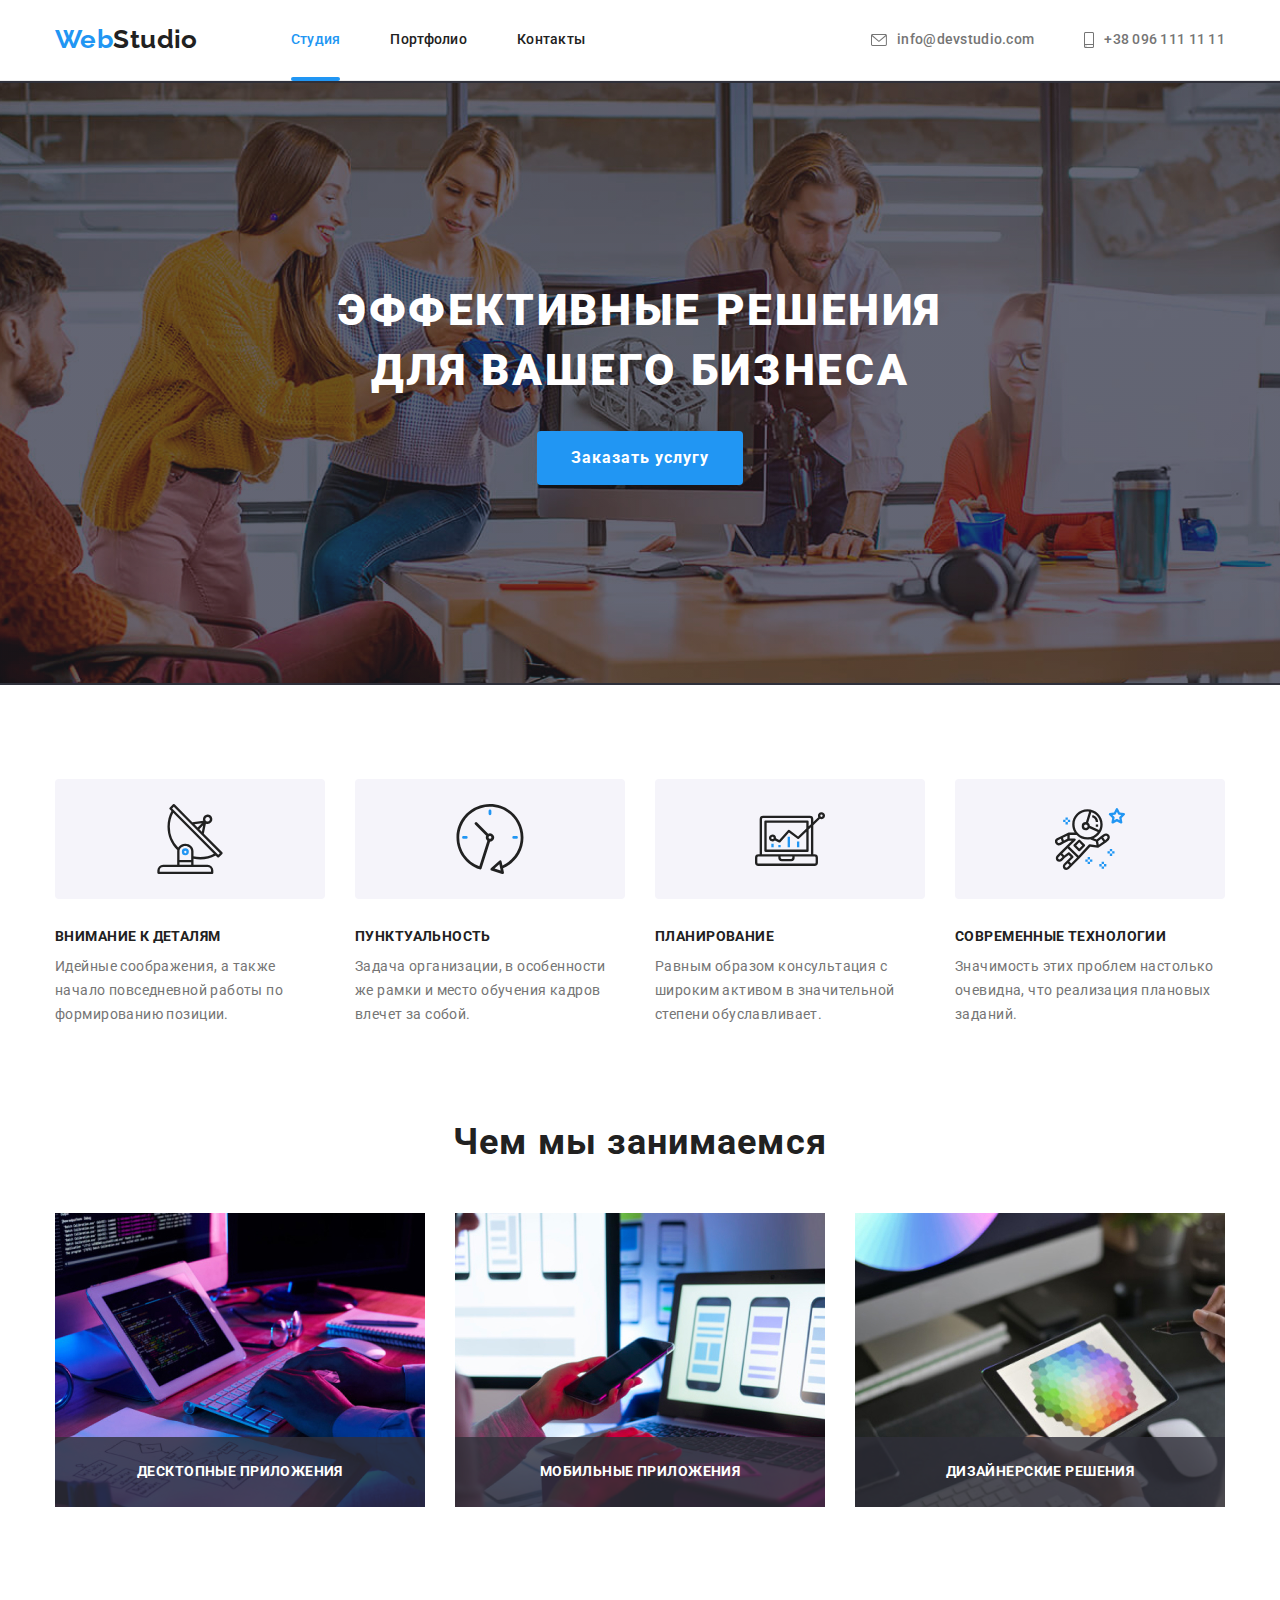
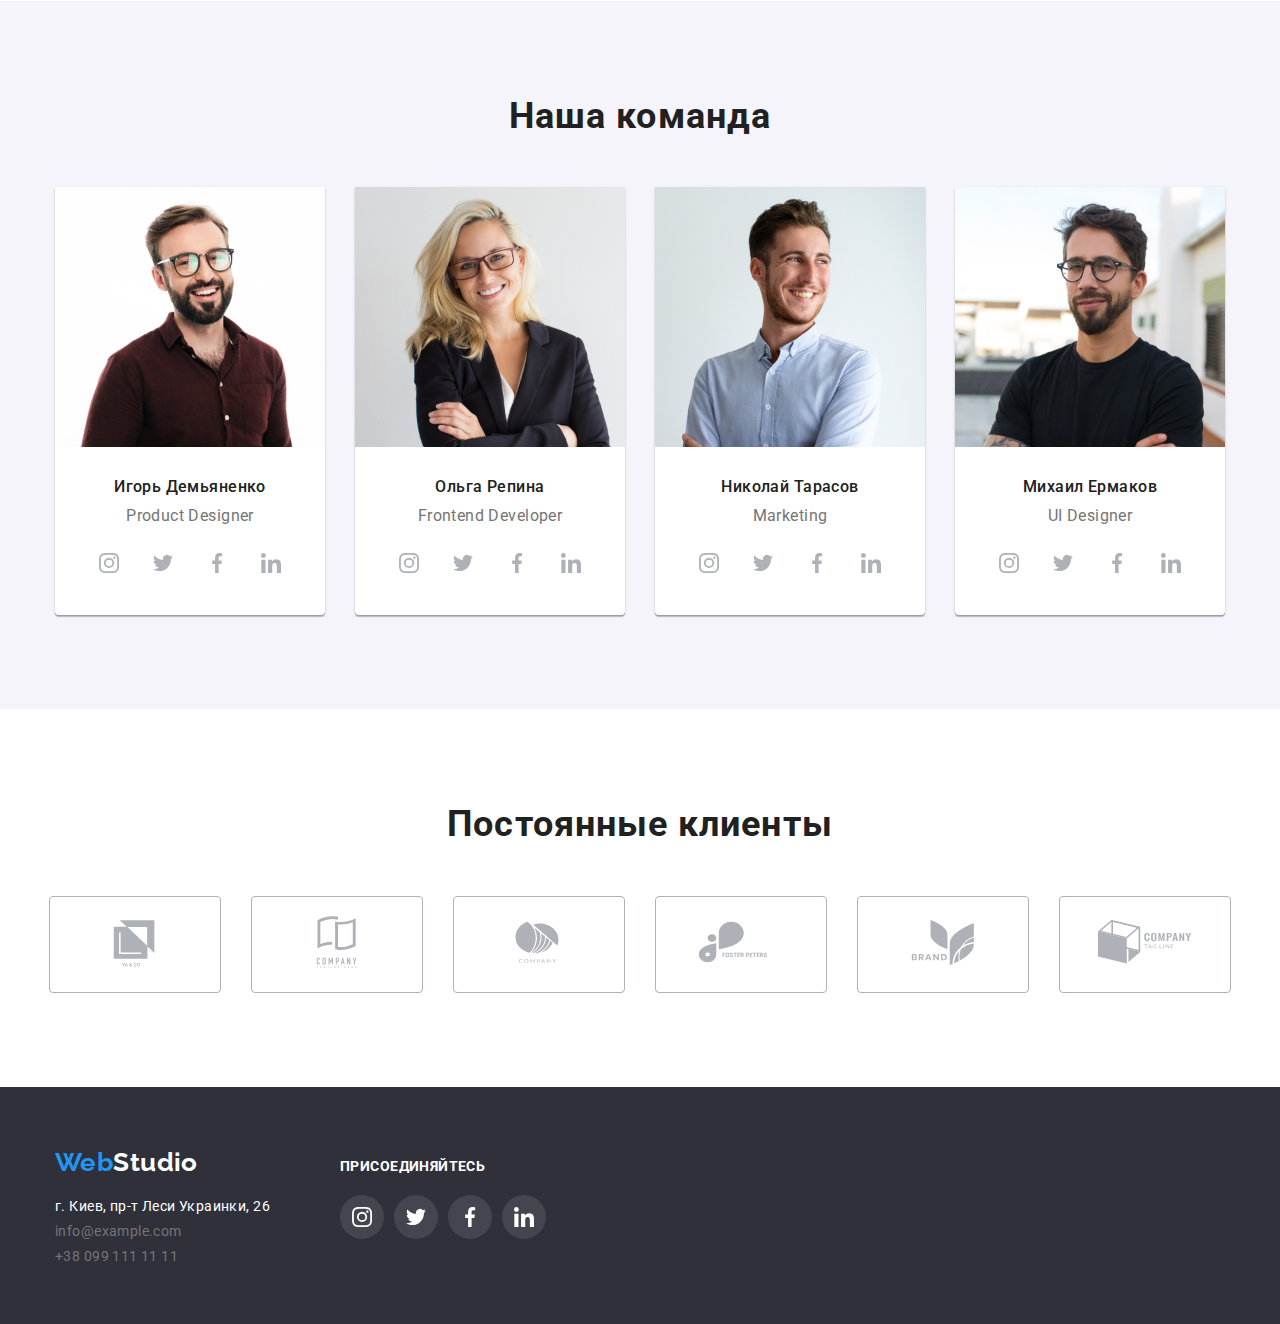
<file: index.html>
<!DOCTYPE html>
<html lang="ru">
  <head>
    <meta charset="UTF-8" />
    <meta http-equiv="X-UA-Compatible" content="IE=edge" />
    <meta name="viewport" content="width=device-width, initial-scale=1.0" />
    <title>WebStudio</title>
    <link href="https://fonts.googleapis.com/css2?family=Raleway:wght@700&family=Roboto:wght@400;500;700;900&display=swap" rel="stylesheet">
    <link rel="stylesheet" href="https://cdnjs.cloudflare.com/ajax/libs/modern-normalize/1.1.0/modern-normalize.min.css">
    <link rel="stylesheet" href="./css/styles.css"/>
  </head>
  <body>
   <header class="page-header">
    <div class="container main-nav">
      <nav class="nav">
        <a href="#" class="logo first">Web<span class="logo-black">Studio</span></a>
        <ul class="site-nav">
          <li class="item"><a href="#" class="link current">Студия</a></li>
          <li class="item"><a href="./portfolio.html">Портфолио</a></li>
          <li class="item"><a href="#">Контакты</a></li>
        </ul>
      </nav>
      <ul class="auth-nav">
        <li class="item"><a href="email:info@devstudio.com" class="auth-nav-mail">
          <svg class="item-icon" width="16" height="12">
            <use href="./img/icons.svg#icon-envelope" class="email"></use>
          </svg>
          info@devstudio.com</a>
        </li>
        <li class="item"><a href="tel:380961111111" class="auth-nav-mail">
          <svg class="item-icon" width="10" height="16">
            <use href="./img/icons.svg#icon-smartphone" class="email"></use>
          </svg>
          +38 096 111 11 11</a>
       </li>
      </ul>
    </div>
   </header>
   <main>
      <section class="hero">
       <div class="container">
         <h1 class="hero-title">Эффективные решения <br> для вашего бизнеса</h1>
         <button class="button-primary" type="button" data-modal-open>Заказать услугу</button>
       </div>
     </section>
      <section class="section firm">
        <div class="container">
          <h2 class="section-title name">Преимущества</h2>
          <ul class="features">
            <li class="title-list">
              <div class="icons">
                <svg class="icon-list">
                  <use href="./img/icons.svg#icon-antenna"  width="70" height="70"></use>
                </svg>
              </div>
              <h3 class="title">Внимание к деталям</h3>
              <p class="text">
                Идейные соображения, а также начало повседневной работы по
                формированию позиции.
              </p>
            </li>
            <li class="title-list">
              <div class="icons">
                <svg class="icon-list">
                  <use href="./img/icons.svg#icon-clock"  width="70" height="70"></use>
                </svg>
              </div>
              <h3 class="title">Пунктуальность</h3>
              <p class="text">
                Задача организации, в особенности же рамки и место обучения кадров
                влечет за собой.
              </p>
            </li>
            <li class="title-list">
              <div class="icons">
                  <svg class="icon-list">
                    <use href="./img/icons.svg#icon-diagram" width="70" height="70"></use>
                  </svg>
              </div>
              <h3 class="title">Планирование</h3>
              <p class="text">
                Равным образом консультация с широким активом в значительной степени
                обуславливает.
              </p>
            </li>
            <li class="title-list">
              <div class="icons">
                <svg class="icon-list" >
                  <use href="./img/icons.svg#icon-astronaut" width="70" height="70"></use>
                </svg>
              </div>
              <h3 class="title">Современные технологии</h3>
              <p class="text">
                Значимость этих проблем настолько очевидна, что реализация плановых
                заданий.
              </p>
            </li>
          </ul>
        </div>
      </section>
      <section class="section">
        <div class="container">
          <h2 class="section-title">Чем мы занимаемся</h2>
          <ul class="imag">
            <li class="work">
              <div class="work-thumb">
                <p class="title-thumb">Десктопные приложения</p>
                <img src="./img/layout.jpg" class="img-photo" width="370" height="294" alt="Верстка" />
              </div>
            </li>
            <li class="work">
              <div class="work-thumb">
                <p class="title-thumb">Мобильные приложения</p>
                <img src="./img/design.jpg" class="img-photo" width="370" height="294" alt="Дизайн" />
              </div>
            </li>
            <li class="work">
              <div class="work-thumb">
                <p class="title-thumb">Дизайнерские решения</p>
                <img src="./img/registration.jpg" class="img-photo" width="370" height="294" alt="Внешнее оформление" />
              </div>
              
            </li>
          </ul>
        </div>
      </section>
     <section class="section team">
       <div class="container">
         <h2 class="section-title">Наша команда</h2>
         <ul class="work-list">
           <li class="photo-team">
             <img src="./img/demyanenko.jpg" class="img-photo" width="270" height="260" alt="Игорь Демьяненко" />
             <div class="optional">
               <h3 class="title-photo">Игорь Демьяненко</h3>
               <p class="text-photo">Product Designer</p>
                <ul class="team-prof">
                  <li class="special-icon">
                    <a href="#" class="prof">
                      <svg class="prof-icon" width="20" height="20">
                        <use href="./img/icons.svg#icon-instagram"></use>
                      </svg>
                    </a>
                  </li>
                  <li class="special-icon">
                    <a href="#" class="prof">
                      <svg class="prof-icon" width="20" height="20">
                        <use href="./img/icons.svg#icon-twitter"></use>
                      </svg>
                    </a>
                  </li>
                  <li class="special-icon">
                    <a href="#" class="prof">
                      <svg class="prof-icon" width="20" height="20">
                        <use href="./img/icons.svg#icon-facebook"></use>
                      </svg>
                    </a>
                  </li>
                  <li class="special-icon">
                    <a href="#" class="prof">
                      <svg class="prof-icon" width="20" height="20">
                        <use href="./img/icons.svg#icon-linkedin"></use>
                      </svg>
                    </a>
                  </li>
                </ul>
             </div>
           </li>
           <li class="photo-team">
             <img src="./img/repina.jpg" class="img-photo" width="270" height="260" alt="Ольга Репина" />
             <div class="optional">
               <h3 class="title-photo">Ольга Репина</h3>
               <p class="text-photo">Frontend Developer</p>
                <ul class="team-prof">
                  <li class="special-icon">
                    <a href="#" class="prof">
                      <svg class="prof-icon" width="20" height="20">
                        <use href="./img/icons.svg#icon-instagram"></use>
                      </svg>
                    </a>
                  </li>
                  <li class="special-icon">
                    <a href="#" class="prof">
                      <svg class="prof-icon" width="20" height="20">
                        <use href="./img/icons.svg#icon-twitter"></use>
                      </svg>
                    </a>
                  </li>
                  <li class="special-icon">
                    <a href="#" class="prof">
                      <svg class="prof-icon" width="20" height="20">
                        <use href="./img/icons.svg#icon-facebook"></use>
                      </svg>
                    </a>
                  </li>
                  <li class="special-icon">
                    <a href="#" class="prof">
                      <svg class="prof-icon" width="20" height="20">
                        <use href="./img/icons.svg#icon-linkedin"></use>
                      </svg>
                    </a>
                  </li>
                </ul>
             </div>
           </li>
           <li class="photo-team">
              <img src="./img/tarasov.jpg" class="img-photo" width="270" height="260" alt="Николай Тарасов" />
              <div class="optional">
               <h3 class="title-photo">Николай Тарасов</h3>
               <p class="text-photo">Marketing</p>
                <ul class="team-prof">
                  <li class="special-icon">
                    <a href="#" class="prof">
                      <svg class="prof-icon" width="20" height="20">
                        <use href="./img/icons.svg#icon-instagram"></use>
                      </svg>
                    </a>
                  </li>
                  <li class="special-icon">
                    <a href="#" class="prof">
                      <svg class="prof-icon" width="20" height="20">
                        <use href="./img/icons.svg#icon-twitter"></use>
                      </svg>
                    </a>
                  </li>
                  <li class="special-icon">
                    <a href="#" class="prof">
                      <svg class="prof-icon" width="20" height="20">
                        <use href="./img/icons.svg#icon-facebook"></use>
                      </svg>
                    </a>
                  </li>
                  <li class="special-icon">
                    <a href="#" class="prof">
                      <svg class="prof-icon" width="20" height="20">
                        <use href="./img/icons.svg#icon-linkedin"></use>
                      </svg>
                    </a>
                  </li>
                </ul>
             </div>
           </li>
           <li class="photo-team">
             <img src="./img/ermakov.jpg" class="img-photo" width="270" height="260" alt="Михаил Ермаков" />
             <div class="optional">
               <h3 class="title-photo">Михаил Ермаков</h3>
               <p class="text-photo">UI Designer</p>
                <ul class="team-prof">
                  <li class="special-icon">
                    <a href="#" class="prof">
                      <svg class="prof-icon" width="20" height="20">
                        <use href="./img/icons.svg#icon-instagram"></use>
                      </svg>
                    </a>
                  </li>
                  <li class="special-icon">
                    <a href="#" class="prof">
                      <svg class="prof-icon" width="20" height="20">
                        <use href="./img/icons.svg#icon-twitter"></use>
                      </svg>
                    </a>
                  </li>
                  <li class="special-icon">
                    <a href="#" class="prof">
                      <svg class="prof-icon" width="20" height="20">
                        <use href="./img/icons.svg#icon-facebook"></use>
                      </svg>
                    </a>
                  </li>
                  <li class="special-icon">
                    <a href="#" class="prof">
                      <svg class="prof-icon" width="20" height="20">
                        <use href="./img/icons.svg#icon-linkedin"></use>
                      </svg>
                    </a>
                  </li>
                </ul>
             </div>
           </li>
         </ul>
       </div>
     </section>
     <section class="section">
       <div class="container">
        <h2 class="section-title">Постоянные клиенты</h2>
        <ul class="client-set">
          <li class="client">
            <a href="#" class="client-item" >
              <svg class="client-icon" width="106" height="60">
                <use href="./img/icons.svg#icon-Logo"></use>
              </svg>
            </a>
          </li>
          <li class="client">
           <a href="#" class="client-item">
              <svg class="client-icon"  width="106" height="60">
                <use href="./img/icons.svg#icon-window" class="client-book"></use>
              </svg>
           </a>
          </li>
          <li class="client">
            <a href="#" class="client-item">
              <svg class="client-icon" width="106" height="60" >
                <use href="./img/icons.svg#icon-Logo-1"></use>
              </svg>
            </a>
          </li>
          <li class="client">
            <a href="#" class="client-item">
              <svg class="client-icon" width="106" height="60">
                <use href="./img/icons.svg#icon-foster"></use>
              </svg>
            </a>
          </li>
          <li class="client">
            <a href="#" class="client-item">
              <svg class="client-icon" width="106" height="60">
                <use href="./img/icons.svg#icon-brand"></use>
              </svg>
            </a>
          </li>
          <li class="client">
           <a href="#" class="client-item" >
              <svg class="client-icon" width="106" height="60">
                <use href="./img/icons.svg#icon-company3"></use>
              </svg>
           </a>
          </li>
        </ul>

       </div>
     </section>
   </main>
   <footer class="footer">
     <div class="container web">
       <div>
          <a href="#" class="logo second">Web<span class="logo-white">Studio</span></a>
          <address>
            <ul class="adress-taem">
              <li class="adress">
                <a href="https://bit.ly/3pXMvUd" target="_blank" rel="noopener noreferrer" class="logo-address">г. Киев, пр-т Леси
                  Украинки, 26</a>
              </li>
              <li class="adress-mail"><a href="info@example.com" class="logo-address-mail">info@example.com</a></li>
              <li class="adress-mail"><a href="tel:380991111111" class="logo-address-mail">+38 099 111 11 11</a></li>
            </ul>
          </address>
       </div>
        <div class="social-web">
          <p class="title white">присоединяйтесь</p>
          <ul class="social">
            <li class=insta><a href="#" class="twit">
              <svg  class="insta-item"  width="20px" height="20px">
                <use href="./img/icons.svg#icon-instagram"></use>
              </svg>
             </a>
           </li>
            <li class=insta><a href="#" class="twit">
              <svg  class="insta-item" width="20px" height="20px">
                <use href="./img/icons.svg#icon-twitter"></use>
              </svg>
             </a>
           </li>
            <li  class=insta><a href="#" class="twit">
              <svg  class="insta-item" width="20px" height="20px">
                <use href="./img/icons.svg#icon-facebook"></use>
              </svg>
             </a>
           </li>
            <li class=insta><a href="#" class="twit">
              <svg  class="insta-item" width="20px" height="20px">
                <use href="./img/icons.svg#icon-linkedin"></use>
              </svg>

             </a>
           </li>
          </ul>
        </div>
     </div>
   </footer>
  <div class="backdrop is-hidden" data-modal>
    <div class="modal">
     <button class="close-icon" data-modal-close>
        <svg class="close">
          <use href="./img/icons.svg#icon-close"></use>
        </svg>
      </button>
    </div>    
  </div>
  <script src="./js/modal.js"></script>
</body>
</html>
</file>
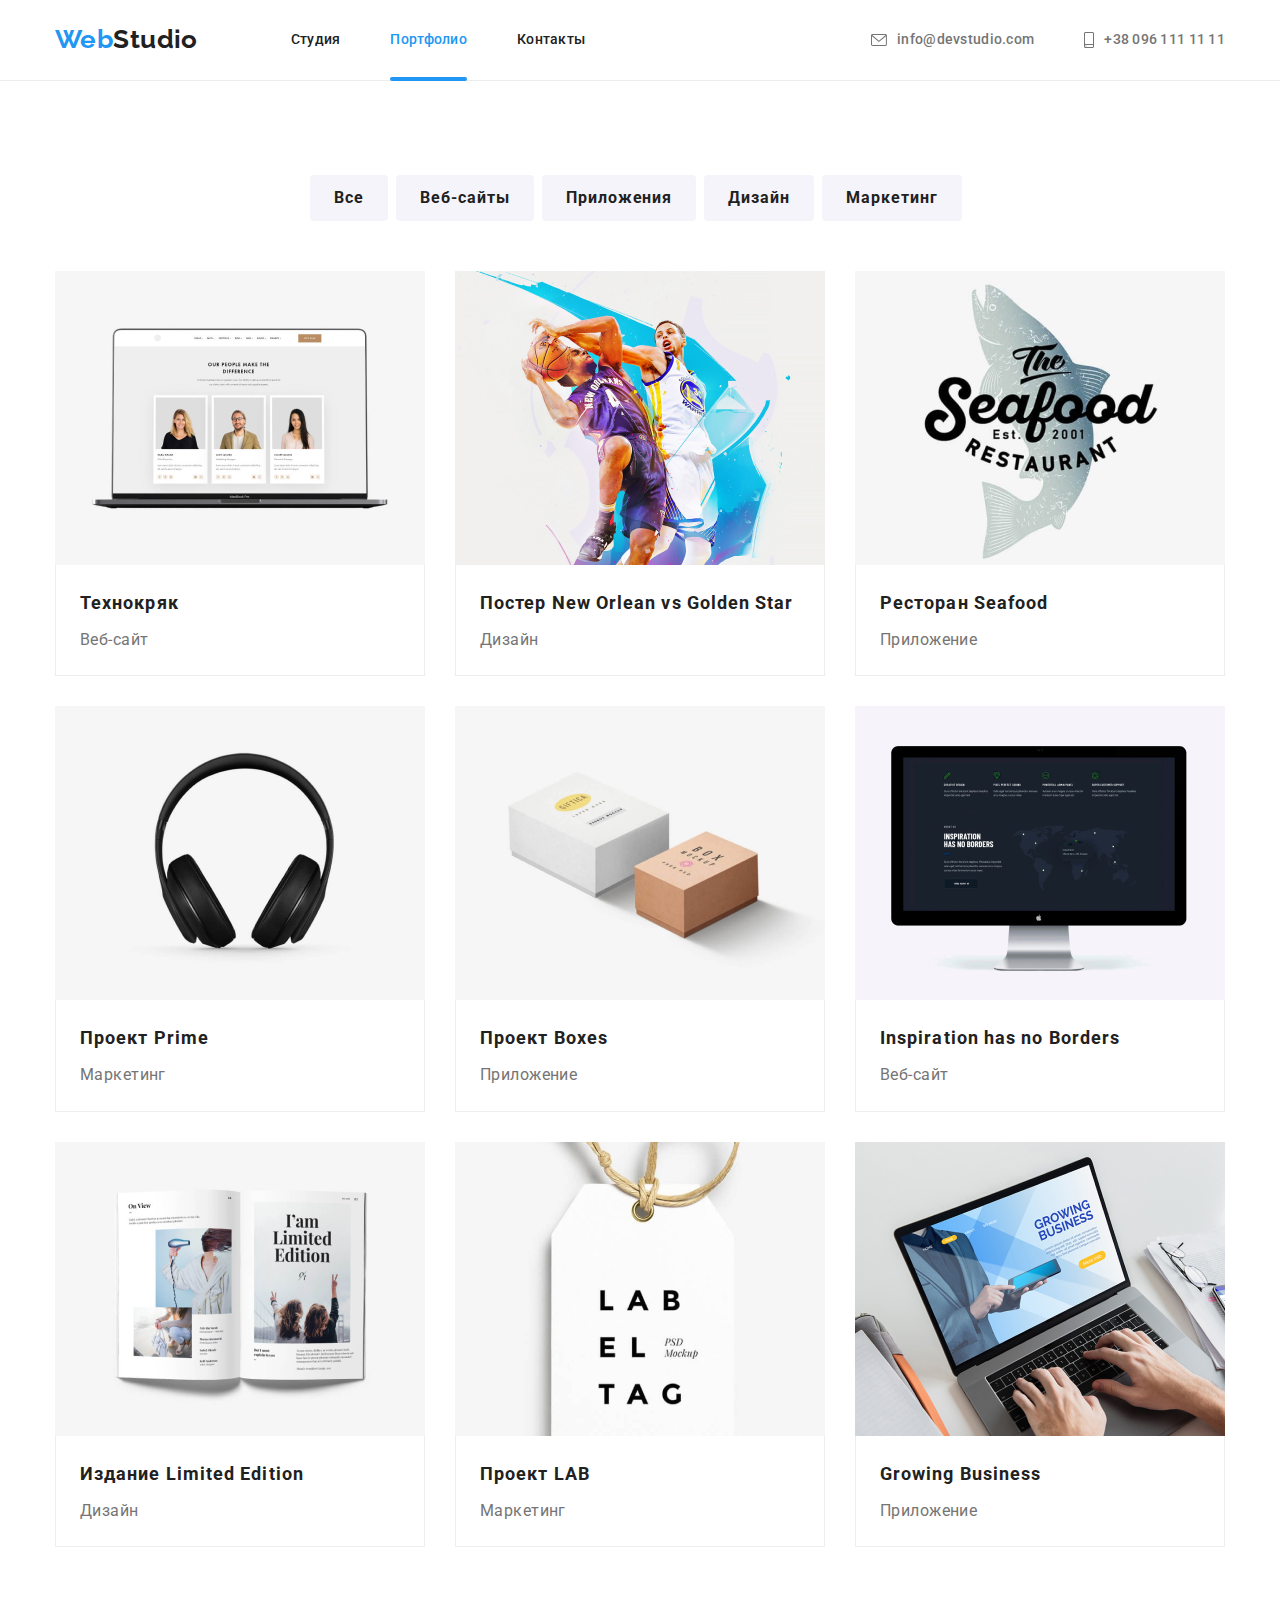
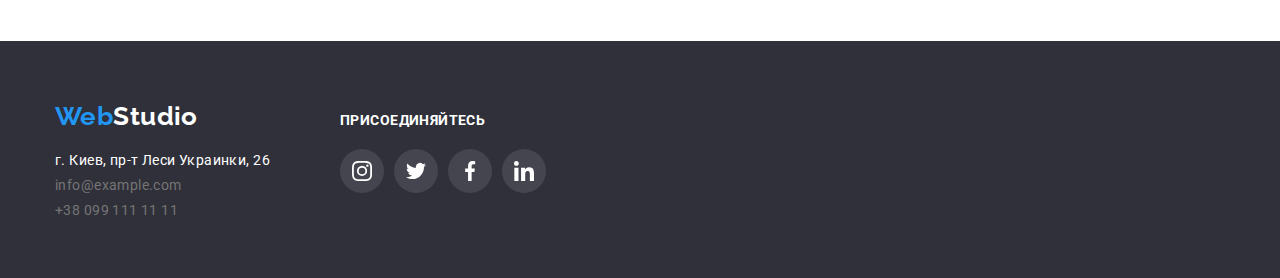
<file: portfolio.html>
<!DOCTYPE html>
<html lang="ru">
  <head>
    <meta charset="UTF-8" />
    <meta http-equiv="X-UA-Compatible" content="IE=edge" />
    <meta name="viewport" content="width=device-width, initial-scale=1.0" />
    <title>WebStudio</title>
    <link href="https://fonts.googleapis.com/css2?family=Raleway:wght@700&family=Roboto:wght@400;500;700;900&display=swap" rel="stylesheet">
    <link rel="stylesheet" href="https://cdnjs.cloudflare.com/ajax/libs/modern-normalize/1.1.0/modern-normalize.min.css">
    <link rel="stylesheet" href="./css/styles.css" />
  </head>
  <body>
   <header class="page-header">
    <div class="container main-nav">
      <nav class="nav">
        <a href="#" class="logo first">Web<span class="logo-black">Studio</span></a>
        <ul class="site-nav">
          <li class="item"><a href="./index.html">Студия</a></li>
          <li class="item"><a href="#" class="link current">Портфолио</a></li>
          <li class="item"><a href="#">Контакты</a></li>
        </ul>
      </nav>
      <ul class="auth-nav">
        <li class="item"><a href="email:info@devstdio.com" class="auth-nav-mail">
          <svg class="item-icon" width="16px" height="12px">
            <use href="./img/icons.svg#icon-envelope" class="email"></use>
          </svg>
          info@devstudio.com</a>
        </li>
        <li class="item"><a href="tel:380961111111" class="auth-nav-mail">
          <svg class="item-icon" width="10px" height="16px">
            <use href="./img/icons.svg#icon-smartphone" class="email"></use>
          </svg>
         +38 096 111 11 11</a>
       </li>
      </ul>
    </div>
   </header>
   <main>
     <section class="section">
       <div class="container">
          <h1 class="title-project name">Проекты</h1>
          <ul class="button">
           <li><button class="button secondery" type="button">Все</button></li>
           <li><button class="button secondery" type="button">Веб-сайты</button></li>
           <li><button class="button secondery" type="button">Приложения</button></li>
           <li><button class="button secondery" type="button">Дизайн</button></li>
           <li><button class="button secondery" type="button">Маркетинг</button></li>
          </ul>
          <ul class="projects">
           <li class="photo-class">
              <a href="#" class="photo">
                <div class="photo-anime">
                  <img src="./img/технокряк.jpg" class="project-photo" width="370" height="295" alt="технокряк" />
                  <p class="text-project">
                    Ресурс предлагает комплексные предложения с разным уровнем функционала и сервисов. Все это позволит посетителю
                    получить исчерпывающие сведения о компании или частном лице.
                  </p>
                </div>
                <div class="text-optional">
                  <h2 class="projects-title">Технокряк</h2>
                  <p class="projects-text">Веб-сайт</p>
                </div>
              </a>
            </li>
            <li class="photo-class">
              <a href="#" class="photo">
               <div class="photo-anime">
                  <img src="./img/постер.jpg" class="project-photo" width="370" height="295" alt="постер" />
                  <p class="text-project">
                    Ресурс предлагает комплексные предложения с разным уровнем функционала и сервисов. Все это позволит посетителю получить исчерпывающие сведения о компании или частном лице.
                  </p>
               </div>
                <div class="text-optional">
                  <h2 class="projects-title">Постер New Orlean vs Golden Star</h2>
                  <p class="projects-text">Дизайн</p>
                </div>
              </a>
            </li>
            <li class="photo-class">
              <a href="#" class="photo">
                <div class="photo-anime">
                  <img src="./img/seafood.jpg" class="project-photo" width="370" height="295" alt="Ресторан Seafood" />
                  <p class="text-project">
                    Ресурс предлагает комплексные предложения с разным уровнем функционала и сервисов. Все это позволит посетителю
                    получить исчерпывающие сведения о компании или частном лице.
                  </p>
                </div>
                <div class="text-optional">
                  <h2 class="projects-title">Ресторан Seafood</h2>
                  <p class="projects-text">Приложение</p>
                </div>
              </a>
            </li>
            <li class="photo-class">
              <a href="#" class="photo">
                <div class="photo-anime">
                  <img src="./img/prime.jpg" class="project-photo" width="370" height="295" alt="Проект Prime" />
                  <p class="text-project">
                    Ресурс предлагает комплексные предложения с разным уровнем функционала и сервисов. Все это позволит посетителю
                    получить исчерпывающие сведения о компании или частном лице.
                  </p>
                </div>
                <div class="text-optional">
                  <h2 class="projects-title">Проект Prime</h2>
                  <p class="projects-text">Маркетинг</p>
                </div>
              </a>
            </li>
            <li class="photo-class">
              <a href="#" class="photo">
                <div class="photo-anime">
                 <img src="./img/boxes.jpg" class="project-photo" width="370" height="295" alt="Проект Boxes">
                 <p class="text-project">
                  Ресурс предлагает комплексные предложения с разным уровнем функционала и сервисов. Все это позволит посетителю
                  получить исчерпывающие сведения о компании или частном лице.
                 </p>
                </div>
                <div class="text-optional">
                  <h2 class="projects-title">Проект Boxes</h2>
                  <p class="projects-text">Приложение</p>
                </div>
              </a>
            </li>
            <li class="photo-class">
              <a href="#" class="photo">
                <div class="photo-anime">
                  <img src="./img/inspiration.jpg" class="project-photo" width="370" height="295" alt="Inspiration has no Borders" />
                 <p class="text-project">
                   Ресурс предлагает комплексные предложения с разным уровнем функционала и сервисов. Все это позволит посетителю
                   получить исчерпывающие сведения о компании или частном лице.
                 </p>
                </div>
                <div class="text-optional">
                  <h2 class="projects-title">Inspiration has no Borders</h2>
                  <p class="projects-text">Веб-сайт</p>
                </div>
              </a>
            </li>
            <li class="photo-class">
              <a href="#" class="photo">
                <div class="photo-anime">
                  <img src="./img/издание.jpg" class="project-photo" width="370" height="295" alt="Издание Limited Edition" />
                  <p class="text-project">
                    Ресурс предлагает комплексные предложения с разным уровнем функционала и сервисов. Все это позволит посетителю
                    получить исчерпывающие сведения о компании или частном лице.
                  </p>
                </div>
                <div class="text-optional">
                  <h2 class="projects-title">Издание Limited Edition</h2>
                  <p class="projects-text">Дизайн</p>
                </div>
              </a>
            </li>
            <li class="photo-class">
              <a href="#" class="photo">
                <div class="photo-anime">
                  <img src="./img/lab.jpg" class="project-photo" width="370" height="295" alt="Проект LAB" />
                  <p class="text-project">
                    Ресурс предлагает комплексные предложения с разным уровнем функционала и сервисов. Все это позволит посетителю
                    получить исчерпывающие сведения о компании или частном лице.
                  </p>
                </div>
                <div class="text-optional">
                  <h2 class="projects-title">Проект LAB</h2>
                  <p class="projects-text">Маркетинг</p>
                </div>
              </a>
            </li>
            <li class="photo-class">
              <a href="#" class="photo">
                <div class="photo-anime">
                  <img src="./img/business.jpg" class="project-photo" width="370" height="295" alt="Growing Business" />
                  <p class="text-project">
                    Ресурс предлагает комплексные предложения с разным уровнем функционала и сервисов. Все это позволит посетителю
                    получить исчерпывающие сведения о компании или частном лице.
                  </p>
                </div>
                <div class="text-optional">
                  <h2 class="projects-title">Growing Business</h2>
                  <p class="projects-text">Приложение</p>
                </div>
              </a>
            </li>
          </ul>
       </div>
      </section>
   </main>
   <footer class="footer">
     <div class="container web">
       <div>
          <a href="#" class="logo second">Web<span class="logo-white">Studio</span></a>
          <address>
            <ul>
              <li class="adress">
                <a href="https://bit.ly/3pXMvUd" target="_blank" rel="noopener noreferrer" class="logo-address">г. Киев, пр-т Леси
                  Украинки, 26</a>
              </li>
              <li class="adress-mail"><a href="info@example.com" class="logo-address-mail">info@example.com</a></li>
              <li class="adress-mail"><a href="tel:380991111111" class="logo-address-mail">+38 099 111 11 11</a></li>
            </ul>
          </address>
       </div>
        <div class="social-web">
          <h3 class="title white">присоединяйтесь</h3>
          <ul class="social">
            <li class=insta><a href="#" class="twit">
                <svg class="insta-item" width="20px" height="20px">
                  <use href="./img/icons.svg#icon-instagram"></use>
                </svg>
              </a>
            </li>
            <li class=insta><a href="#" class="twit">
                <svg class="insta-item" width="20px" height="20px">
                  <use href="./img/icons.svg#icon-twitter"></use>
                </svg>
              </a>
            </li>
            <li class=insta><a href="#" class="twit">
                <svg class="insta-item" width="20px" height="20px">
                  <use href="./img/icons.svg#icon-facebook"></use>
                </svg>
              </a>
            </li>
            <li class=insta><a href="#" class="twit">
                <svg class="insta-item" width="20px" height="20px">
                  <use href="./img/icons.svg#icon-linkedin"></use>
                </svg>
          
              </a>
            </li>
          </ul>
       </div>
     </div>
   </footer>
</body>
  </html>
</file>
<file: css/styles.css>
:root {
    --primary-text-color: #757575;
    --title-text-color: #212121;
    --accent-color: #2196F3;
    --primary-white-color: #FFFFFF;
   --background-color: #2F303A;
   --background-color-alternativ: #F5F4FA;
   --accent-text-color: #188ce8;
   --line-color: #ECECEC;
   --line-color-second: #EEEEEE;
   --border-line: #AFB1B8;
   --cubik: cubic-bezier(0.4, 0, 0.2, 1);
}


body {
background-color: var(--primary-white-color);
color: var(--title-text-color);

font-family: Roboto, sans-serif;
font-size: 14px;
letter-spacing: 0.03em;
}
.container {
    max-width: 1600px;
    margin: 0 auto;
    width: 1200px;
    padding-left: 15px;
    padding-right: 15px;
}
*,
*::before,
*::after{
box-sizing: border-box;}

 h1,h2,h3,h4,h5,h6,p {
margin: 0;
 }
.imag {
    display: block;
    display: flex;
    margin-top: 0;
    margin-bottom: 0;
}

/* Main-nav */
.page-header {
   border-bottom: 1px var(--line-color) solid;
}
.main-nav {
    display: flex;
    align-items: center;
    
}
.nav {
    display: flex;
}
/* Logo */
.logo {
    display: block;
    color: var(--accent-color);
    font-family: Raleway, sans-serif;
    font-weight: 700;
    font-size: 26px;
    line-height: 1.19;
    text-decoration: none;
}
.first {
   padding-top: 24px;
   padding-bottom: 25px;
   
}

.logo-black {
    color: var(--title-text-color)
}
.logo-white {
    color: var(--primery-white-color)
}
ul {
    list-style: none;
    margin: 0;
    padding-left: 0;
}

/* auth-nav */
.auth-nav {
    display: block;
    display: flex;
    margin-left: auto;
    color: var(--primary-text-color);
    font-weight: 500;
    line-height: 1.14;
    text-decoration: none;
    letter-spacing: 0.02em;
}

.auth-nav .item + .item{
    margin-left: 50px;
    }
.auth-nav:hover,
.auth-nav:focus {
    color: var(--accent-color);
    fill: var(--accent-color);
}

.auth-nav-mail {
    display: flex;
    padding-top: 32px;
    padding-bottom: 32px;
    color: var(--primary-text-color);
    align-items: center;
    text-decoration: none;  
    fill: var(--primary-text-color);
    transition: color 250ms var(--cubik), fill 250ms var(--cubik);
}
   
.auth-nav-mail:hover,
.auth-nav-mail:focus{
    color: var(--accent-color);
    fill: var(--accent-color);
}

.item-icon {
   margin-right: 10px;
 
}

.site-nav {
   display: flex;
   margin-left: 93px;
}
.site-nav .item {
    margin-right: 50px;
}
.site-nav .item:last-child {
margin-right: 0;
}
.site-nav a {
    display: block;
    padding-top: 32px;
    padding-bottom: 32px;

    color: var(--title-text-color);
    font-weight: 500;
    font-size: 14px;
    line-height: 1.14;
    letter-spacing: 0.02em;
    text-decoration: none;
    font-style: normal;
}
.site-nav .link {
   
    margin-top: 0;
    margin-bottom: 0;

    color: var(--accent-color);
    text-decoration: none;
    font-style: normal;
}

.site-nav .link.current {
    display: block;
    padding-top: 32px;
    padding-bottom: 32px;

    color: var(--accent-color);
    
}
.item {
    position: relative;
}

.current::after {
 content: "";
 display: block;
 width: 100%;
 height: 4px;
 left: 0;
 bottom: -1px;
 border-radius: 2px;
 background-color: var(--accent-color);
 position: absolute;
}

/* Hero */
.hero {
    padding-top: 200px;
    padding-bottom: 200px;
    background-color: var(--background-color);
    text-align: center;

    background-image: linear-gradient(to top, rgba(47, 48, 58, 0.4), rgba(47, 48, 58, 0.4)),
    url(../img/герой.jpg);
    background-repeat: no-repeat;
    background-position: center;
   }
.hero-title {
    margin-top: 0;
    margin-bottom: 30px;
    
    color: var(--primary-white-color);
    font-weight: 900;
    font-size: 44px;
    line-height: 1.36;
    text-align: center;
    letter-spacing: 0.06em;
    text-transform: uppercase;
}
.name{
    display: none;
}
/* Section */
.section {
   padding-top: 94px;
   padding-bottom: 94px;
}
.firm {
    padding-bottom: 0;
}
.section-title {
    margin-top: 0;
    margin-bottom: 50px;

    color: var(--title-text-color);
    font-weight: 700;
    font-size: 36px;
    line-height: 1.17;
    text-align: center;
    letter-spacing: 0.03em;
    }
.team {
    background-color: var(--background-color-alternativ);
}
.imag .work {
    margin-right: 30px;
}
.imag .work:last-child{
    margin-right:0;
}
.work-thumb {
position: relative;

}


.title-thumb {
    
    width: 370px;
    height: 70px;
    display: flex;
    align-items: center;
    justify-content: center;

    font-weight: 700;
    font-size: 14px;
    line-height: 1.14;
    text-transform: uppercase;
    color: var(--primary-white-color);
    background-color:rgba(47, 48, 58, 0.8); ;
   
    position: absolute;
    left: 0;
    bottom: 0;
}
/* Features */
.features {
    display: flex;
    margin-top: 0;
    margin-bottom: 0;
    
}
.title-list {
    margin-right: 30px;
    
  
}   
.icons {
    display: flex;
    align-items: center;
    justify-content: center;
    width: 270px;
    height: 120px;
    
    border-radius: 4px;
    margin-bottom: 30px;
    background-color: var(--background-color-alternativ);
}
.icon-list {
    width: 70px;
    height: 70px;
    
}

.title {  
    margin-bottom: 10px;
    color: var(--title-text-color);
    font-weight: 700;
    font-size: 14px;
    line-height: 1.14;
    text-transform: uppercase;
}
.white {
color: var(--primary-white-color);
margin-bottom: 20px;
}
.photo-team {
    margin-top: 0;
    margin-bottom: 0;

    background-color: var(--primary-white-color);
    box-shadow: 0px 1px 3px rgba(0, 0, 0, 0.12),
    0px 1px 1px rgba(0, 0, 0, 0.14),
    0px 2px 1px rgba(0, 0, 0, 0.2);
    border-radius: 0px 0px 4px 4px;
      
}.work-list .photo-team:last-child{
    margin-right: 0;
}
img {
    display: block;
    max-width: 100%;
    height: auto;  
}
.optional {
    padding-top: 30px;
    padding-bottom: 30px;  
}
.text-optional {
    padding: 20px 24px;
    border-right: 1px var(--line-color-second) solid;
    border-bottom: 1px var(--line-color-second) solid;
    border-left: 1px var(--line-color-second) solid;
    background-color: var(--primary-white-color);
    }
.title-photo {
    margin-top: 0;
    margin-bottom: 10px;
    font-weight: 500;
    font-size: 16px;
    line-height: 1.2;
    text-align: center;
}


.features .title-list:last-child{
    margin-right: 0;
} 
.text {
    color: var(--primary-text-color);
    line-height: 1.71;
}
.text-photo {
    margin-top: 0;
    margin-bottom: 0;
  
    color: var(--primary-text-color);
    font-size: 16px;
    line-height: 1.2;
    text-align: center;
}
/* Examples */
.work-list .title {
     color: var(--title-text-color);
}
.work-list {
    display: flex;
    margin-top: 0;
    margin-bottom: 0;
}
.work-list .photo-team {
    margin-right: 30px;
}
/* Проекты */
.projects {
    display: flex;
    flex-wrap: wrap;
       
}
.photo {
    display: block;
    text-decoration: none;
    overflow: hidden;
   
}
.photo:hover,
.photo:focus {
    box-shadow: 0px 1px 1px rgba(0, 0, 0, 0.12),
    0px 4px 4px rgba(0, 0, 0, 0.06),
    1px 4px 6px rgba(0, 0, 0, 0.16);
}
.photo:hover .text-project{
    transform: translateY(0);
}
.photo-class {
    width: 370px;
    margin-right: 30px;
    margin-bottom: 30px;
    
    }

.photo-class:nth-child(3n) {
    margin-right: 0;
}

.photo-class:nth-last-child(-n+3) {
    margin-bottom: 0;
}
.photo-class:hover .text-project {
opacity: 1;
}

.photo-anime {
 position: relative;
 overflow: hidden;
 
}
.project-photo {
    display: block;
}

.text-project {
    display: block;
    padding: 63px 24px;
    text-align: left;
    top: 0;
    left: 0;
    width: 100%;
    height: 100%;
    color: var(--primary-white-color);
    background-color: rgba(33, 150, 243, 0.9);
    font-size: 18px;
    line-height: 1.6;
    position: absolute;
   transform: translateY(101%);

    
   transition: transform 250ms var(--cubik);
    
}

.title-project {
    color: var(--title-text-color);
}
.projects-title {
    margin-bottom: 4px;
    color: var(--title-text-color);
    font-weight: 700;
    font-size: 18px;
    line-height: 2;
    text-decoration: none;
    letter-spacing: 0.06em;
}
.projects-text {
    margin-top: 0;
    margin-bottom: 0;
    color: var(--primary-text-color);
    font-weight: 400;
    font-size: 16px;
    line-height: 1.88;
    }

  
/* button */
.button {
    display: flex;
    justify-content: center;
    margin-bottom: 50px;
    font-weight: 700;
    font-size: 16px;
    line-height: 1.9;
    border-radius: 4px;
    letter-spacing: 0.06em;
    border-color: transparent;

    transition: background-color 250ms var(--cubik), color 250ms var(--cubik);
}

.button-primary {
    
    padding: 10px 32px;
    color: var(--primary-white-color);
    background-color: var(--accent-color);
    font-weight: 700;
    font-size: 16px;
    line-height: 1.9;
    border-radius: 4px;
    letter-spacing: 0.06em;
    border-color: transparent;

       
}
.button.primary:focus,
.button.primary:hover {
  color: var(--primary-white-color);
    background-color: var(--accent-text-color);
}

.button.secondery {
    margin-bottom: 0;
    margin-right: 8px;
    padding: 6px 22px;
    color: var(--title-text-color);
    background-color: var(--background-color-alternativ);

    
    }
.button.secondery:focus,
.button.secondery:hover {
color: var(--primary-white-color);
background-color: var(--accent-color);
box-shadow: 0px 3px 1px rgba(0, 0, 0, 0.1),
0px 1px 2px rgba(0, 0, 0, 0.08),
0px 2px 2px rgba(0, 0, 0, 0.12);
}
/* prof */
.prof {
    display: flex;
    padding: 12px;
    width: 44px;
    height: 44px;
    color: var(--primary-white-color);
    fill: var(--border-line);
    justify-content: center;
    align-items: center;
    border-radius: 50%;
    transition: background-color 250ms var(--cubik), fill 250ms var(--cubik) ;
    
}
.prof:hover,
.prof:focus{
    background-color: var(--accent-color);
    fill: var(--primary-white-color)
}
.team-prof {
    display: flex;
    margin-top: 16px;
    justify-content: center;
}

.special-icon:not(:last-child) {
    margin-right: 10px;
}

/* Client */
.client-set{
    display: flex;
    justify-content: center;
   }
.client {
    margin-right: 30px;
}
.client-icon {
    width: 106px;
    height: 60px;
   
}


.client-item {
   
    display: block;
    object-position: center;
    padding: 16px 32px;
    box-sizing: border-box;
    border: 1px solid var(--border-line);
    border-radius: 4px;
    fill: var(--border-line);

   transition: border 250ms var(--cubik), fill 250ms var(--cubik) ;
   
}
.client-item:hover,
.client-item:focus {
    border: 1px solid var(--accent-color);
    fill: var(--accent-color);

}

.client:last-child {
    margin-right: 0;
}

.footer {
    padding-top: 60px;
    padding-bottom: 60px;
    background-color: var(--background-color);
        
}
.web {
    display: flex;
    align-items: baseline;
}
.social-web {
    margin-left: 70px;
}
.adress {
   margin-top: 20px;
  }

.adress-mail {
   margin-top: 9px;
}

.logo-white {
    color: var(--primary-white-color);
}
.logo-address {
    color: var(--primary-white-color);
    text-decoration: none;
    font-style: normal;
}
.logo-address:hover,
.logo-address:focus{
color: var(--accent-color);
}
.logo-address-mail {
    color: var(--primary-text-color);
    text-decoration: none;
    font-style: normal;
}
.logo-address-mail:hover,
.logo-address-mail:focus {
    color: var(--accent-color);
}
.social {
    display: flex;
    }

.insta {
    margin-right: 10px;
}
.twit {
    display: flex;
    width: 44px;
    height: 44px;
    background: rgba(255, 255, 255, 0.1);
    border-radius: 50%;
    align-items: center;
    justify-content: center;
    fill: var(--primary-white-color);

    transition: background-color 250ms var(--cubik);

}

.twit:hover{
    background-color: var(--accent-color);
   
}
.backdrop {
    position: fixed;
    top: 0;
    left: 0;
    width: 100%;
    height: 100%;
    background: rgba(0, 0, 0, 0.2);
    opacity: 1;
    transition: opacity 250ms var(--cubik);
}
.backdrop.is-hidden {
    opacity: 0;
    pointer-events: none;
    
}
.backdrop.is-hidden .modal {
    transform: translate(-50%, -50%) scale(1.1);
}
.modal {
    position: absolute;
    top: 50%;
    left: 50%;
       
    width: 528px;
    height: 581px;
   
    background-color: white;
    transform: translate(-50%, -50%) scale(1);
    transition: transform 250ms var(--cubik);
}
.close-icon {
    position: absolute;
    top: 8px;
    right: 8px;
    display: flex;
    justify-content: center;
    align-items: center;
    color: var(--title-text-color);
    background-color:var(--primary-white-color);
    width: 30px;
    height: 30px;
    border: 1px solid rgba(0, 0, 0, 0.1);
    border-radius: 50%;
}
.close-icon:hover,
.close-icon:focus{
background-color: var(--accent-color);
color: var(--primary-white-color);
}
</file>
